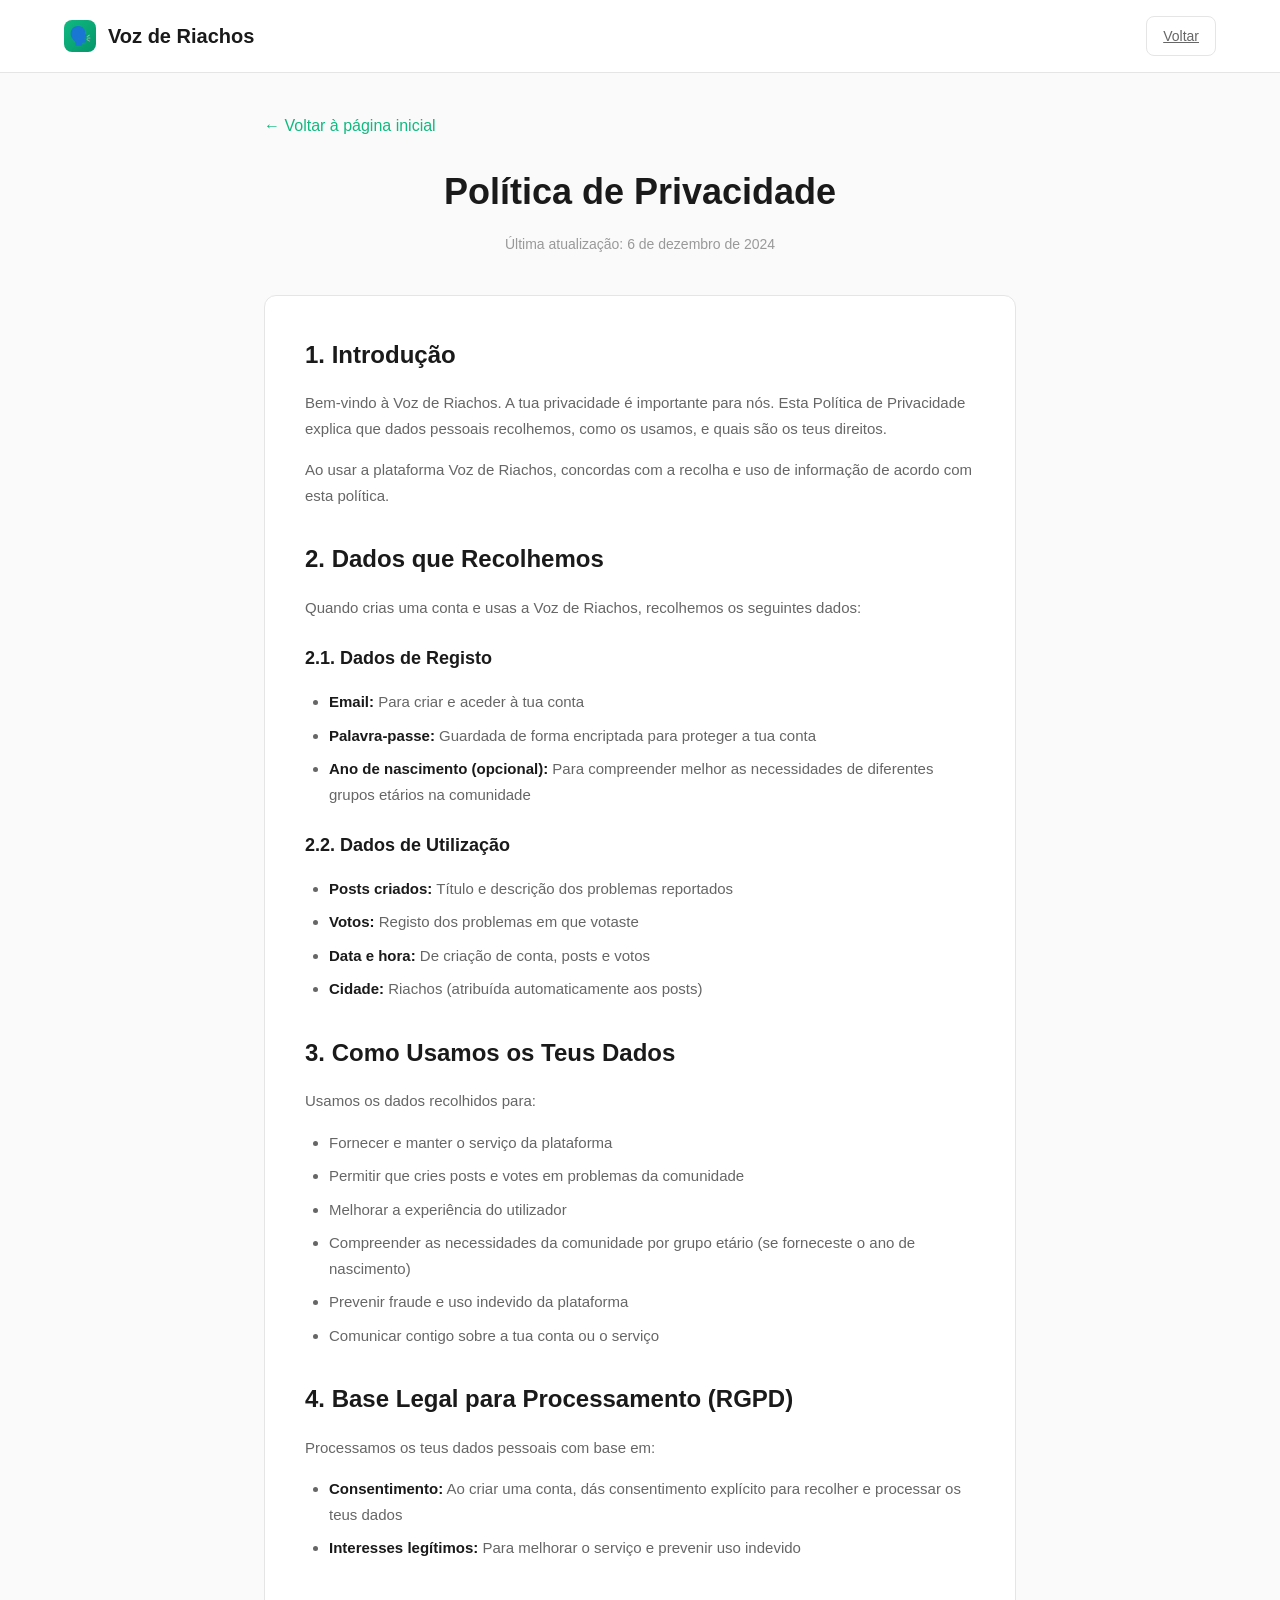
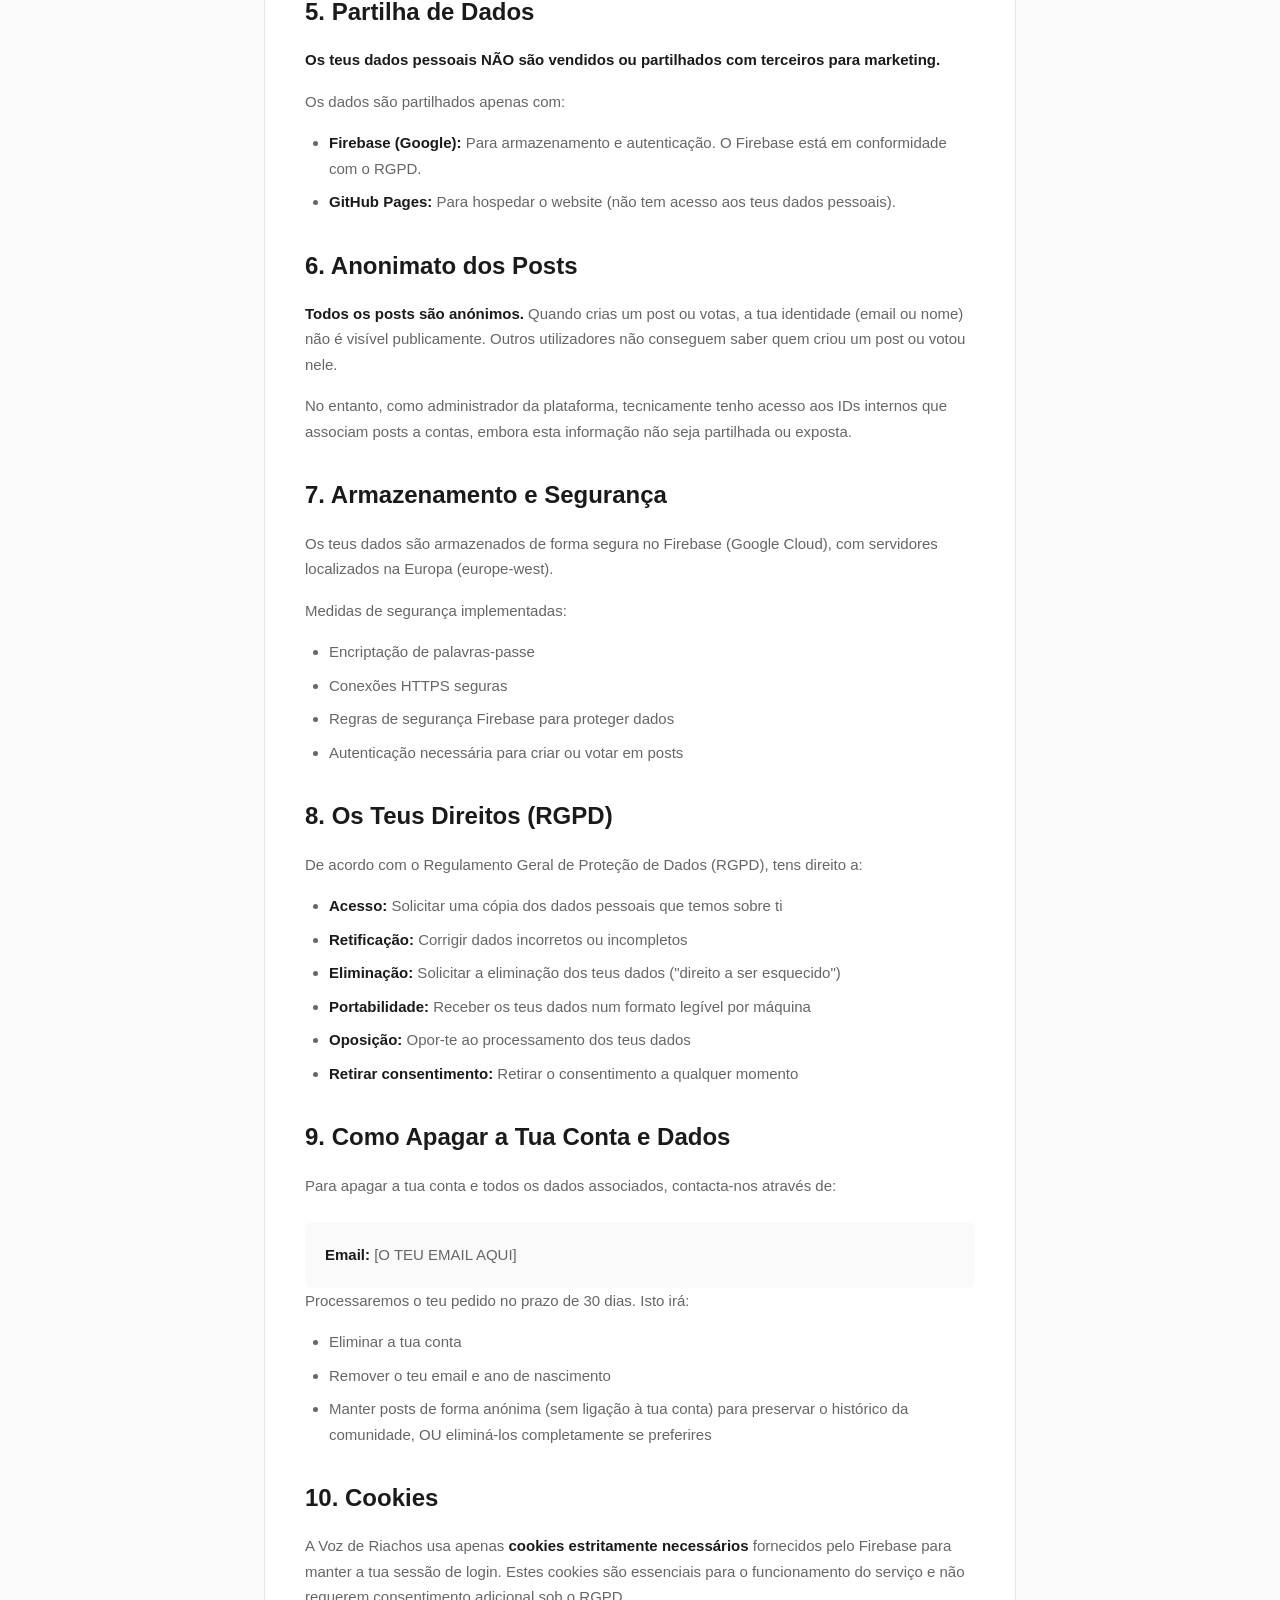
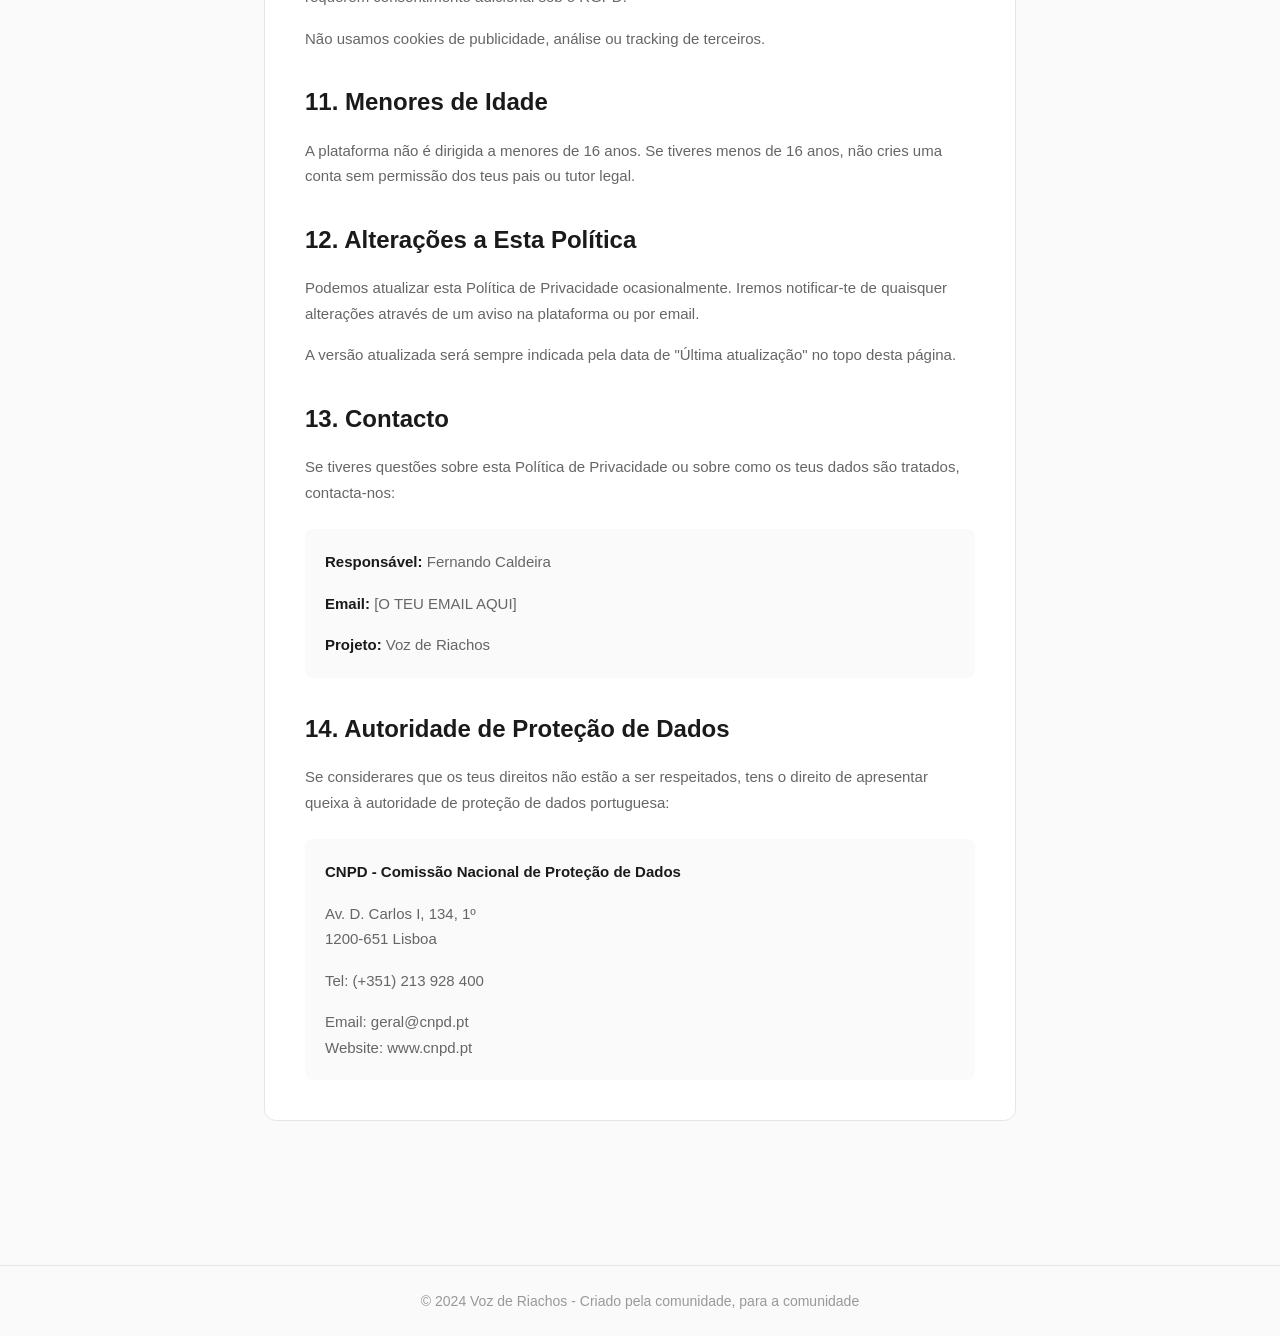
<file: privacidade.html>
<!DOCTYPE html>
<html lang="pt">
<head>
    <meta charset="UTF-8">
    <meta name="viewport" content="width=device-width, initial-scale=1.0">
    <title>Política de Privacidade - Voz de Riachos</title>
    <link rel="stylesheet" href="styles.css">
    <style>
        .privacy-container {
            max-width: 800px;
            margin: 0 auto;
            padding: 40px 24px 80px;
        }

        .privacy-header {
            text-align: center;
            margin-bottom: 40px;
        }

        .privacy-header h1 {
            font-size: 36px;
            font-weight: 700;
            margin-bottom: 12px;
            color: var(--text-primary);
        }

        .privacy-header .updated {
            font-size: 14px;
            color: var(--text-tertiary);
        }

        .privacy-content {
            background: var(--bg-primary);
            padding: 40px;
            border-radius: 12px;
            border: 1px solid var(--border-color);
        }

        .privacy-content h2 {
            font-size: 24px;
            font-weight: 600;
            margin-top: 32px;
            margin-bottom: 16px;
            color: var(--text-primary);
        }

        .privacy-content h2:first-child {
            margin-top: 0;
        }

        .privacy-content h3 {
            font-size: 18px;
            font-weight: 600;
            margin-top: 24px;
            margin-bottom: 12px;
            color: var(--text-primary);
        }

        .privacy-content p {
            font-size: 15px;
            line-height: 1.7;
            color: var(--text-secondary);
            margin-bottom: 16px;
        }

        .privacy-content ul {
            margin: 16px 0 16px 24px;
        }

        .privacy-content li {
            font-size: 15px;
            line-height: 1.7;
            color: var(--text-secondary);
            margin-bottom: 8px;
        }

        .privacy-content strong {
            color: var(--text-primary);
            font-weight: 600;
        }

        .contact-box {
            background: var(--bg-secondary);
            padding: 20px;
            border-radius: 8px;
            margin-top: 24px;
        }

        .back-link {
            display: inline-block;
            margin-bottom: 24px;
            color: var(--primary-color);
            text-decoration: none;
            font-weight: 500;
        }

        .back-link:hover {
            text-decoration: underline;
        }

        @media (max-width: 768px) {
            .privacy-header h1 {
                font-size: 28px;
            }

            .privacy-content {
                padding: 24px;
            }
        }
    </style>
</head>
<body>
    <!-- Header -->
    <header>
        <div class="header-container">
            <div class="logo">
                <div class="logo-icon">🗣️</div>
                <span>Voz de Riachos</span>
            </div>
            <div class="auth-buttons">
                <a href="index.html" class="btn btn-secondary">Voltar</a>
            </div>
        </div>
    </header>

    <!-- Privacy Policy Content -->
    <div class="privacy-container">
        <a href="index.html" class="back-link">← Voltar à página inicial</a>

        <div class="privacy-header">
            <h1>Política de Privacidade</h1>
            <p class="updated">Última atualização: 6 de dezembro de 2024</p>
        </div>

        <div class="privacy-content">
            <h2>1. Introdução</h2>
            <p>
                Bem-vindo à Voz de Riachos. A tua privacidade é importante para nós. Esta Política de Privacidade explica que dados pessoais recolhemos, como os usamos, e quais são os teus direitos.
            </p>
            <p>
                Ao usar a plataforma Voz de Riachos, concordas com a recolha e uso de informação de acordo com esta política.
            </p>

            <h2>2. Dados que Recolhemos</h2>
            <p>Quando crias uma conta e usas a Voz de Riachos, recolhemos os seguintes dados:</p>

            <h3>2.1. Dados de Registo</h3>
            <ul>
                <li><strong>Email:</strong> Para criar e aceder à tua conta</li>
                <li><strong>Palavra-passe:</strong> Guardada de forma encriptada para proteger a tua conta</li>
                <li><strong>Ano de nascimento (opcional):</strong> Para compreender melhor as necessidades de diferentes grupos etários na comunidade</li>
            </ul>

            <h3>2.2. Dados de Utilização</h3>
            <ul>
                <li><strong>Posts criados:</strong> Título e descrição dos problemas reportados</li>
                <li><strong>Votos:</strong> Registo dos problemas em que votaste</li>
                <li><strong>Data e hora:</strong> De criação de conta, posts e votos</li>
                <li><strong>Cidade:</strong> Riachos (atribuída automaticamente aos posts)</li>
            </ul>

            <h2>3. Como Usamos os Teus Dados</h2>
            <p>Usamos os dados recolhidos para:</p>
            <ul>
                <li>Fornecer e manter o serviço da plataforma</li>
                <li>Permitir que cries posts e votes em problemas da comunidade</li>
                <li>Melhorar a experiência do utilizador</li>
                <li>Compreender as necessidades da comunidade por grupo etário (se forneceste o ano de nascimento)</li>
                <li>Prevenir fraude e uso indevido da plataforma</li>
                <li>Comunicar contigo sobre a tua conta ou o serviço</li>
            </ul>

            <h2>4. Base Legal para Processamento (RGPD)</h2>
            <p>Processamos os teus dados pessoais com base em:</p>
            <ul>
                <li><strong>Consentimento:</strong> Ao criar uma conta, dás consentimento explícito para recolher e processar os teus dados</li>
                <li><strong>Interesses legítimos:</strong> Para melhorar o serviço e prevenir uso indevido</li>
            </ul>

            <h2>5. Partilha de Dados</h2>
            <p>
                <strong>Os teus dados pessoais NÃO são vendidos ou partilhados com terceiros para marketing.</strong>
            </p>
            <p>Os dados são partilhados apenas com:</p>
            <ul>
                <li><strong>Firebase (Google):</strong> Para armazenamento e autenticação. O Firebase está em conformidade com o RGPD.</li>
                <li><strong>GitHub Pages:</strong> Para hospedar o website (não tem acesso aos teus dados pessoais).</li>
            </ul>

            <h2>6. Anonimato dos Posts</h2>
            <p>
                <strong>Todos os posts são anónimos.</strong> Quando crias um post ou votas, a tua identidade (email ou nome) não é visível publicamente. Outros utilizadores não conseguem saber quem criou um post ou votou nele.
            </p>
            <p>
                No entanto, como administrador da plataforma, tecnicamente tenho acesso aos IDs internos que associam posts a contas, embora esta informação não seja partilhada ou exposta.
            </p>

            <h2>7. Armazenamento e Segurança</h2>
            <p>
                Os teus dados são armazenados de forma segura no Firebase (Google Cloud), com servidores localizados na Europa (europe-west).
            </p>
            <p>Medidas de segurança implementadas:</p>
            <ul>
                <li>Encriptação de palavras-passe</li>
                <li>Conexões HTTPS seguras</li>
                <li>Regras de segurança Firebase para proteger dados</li>
                <li>Autenticação necessária para criar ou votar em posts</li>
            </ul>

            <h2>8. Os Teus Direitos (RGPD)</h2>
            <p>De acordo com o Regulamento Geral de Proteção de Dados (RGPD), tens direito a:</p>
            <ul>
                <li><strong>Acesso:</strong> Solicitar uma cópia dos dados pessoais que temos sobre ti</li>
                <li><strong>Retificação:</strong> Corrigir dados incorretos ou incompletos</li>
                <li><strong>Eliminação:</strong> Solicitar a eliminação dos teus dados ("direito a ser esquecido")</li>
                <li><strong>Portabilidade:</strong> Receber os teus dados num formato legível por máquina</li>
                <li><strong>Oposição:</strong> Opor-te ao processamento dos teus dados</li>
                <li><strong>Retirar consentimento:</strong> Retirar o consentimento a qualquer momento</li>
            </ul>

            <h2>9. Como Apagar a Tua Conta e Dados</h2>
            <p>Para apagar a tua conta e todos os dados associados, contacta-nos através de:</p>
            <div class="contact-box">
                <p style="margin: 0;"><strong>Email:</strong> [O TEU EMAIL AQUI]</p>
            </div>
            <p>Processaremos o teu pedido no prazo de 30 dias. Isto irá:</p>
            <ul>
                <li>Eliminar a tua conta</li>
                <li>Remover o teu email e ano de nascimento</li>
                <li>Manter posts de forma anónima (sem ligação à tua conta) para preservar o histórico da comunidade, OU eliminá-los completamente se preferires</li>
            </ul>

            <h2>10. Cookies</h2>
            <p>
                A Voz de Riachos usa apenas <strong>cookies estritamente necessários</strong> fornecidos pelo Firebase para manter a tua sessão de login. Estes cookies são essenciais para o funcionamento do serviço e não requerem consentimento adicional sob o RGPD.
            </p>
            <p>
                Não usamos cookies de publicidade, análise ou tracking de terceiros.
            </p>

            <h2>11. Menores de Idade</h2>
            <p>
                A plataforma não é dirigida a menores de 16 anos. Se tiveres menos de 16 anos, não cries uma conta sem permissão dos teus pais ou tutor legal.
            </p>

            <h2>12. Alterações a Esta Política</h2>
            <p>
                Podemos atualizar esta Política de Privacidade ocasionalmente. Iremos notificar-te de quaisquer alterações através de um aviso na plataforma ou por email.
            </p>
            <p>
                A versão atualizada será sempre indicada pela data de "Última atualização" no topo desta página.
            </p>

            <h2>13. Contacto</h2>
            <p>
                Se tiveres questões sobre esta Política de Privacidade ou sobre como os teus dados são tratados, contacta-nos:
            </p>
            <div class="contact-box">
                <p><strong>Responsável:</strong> Fernando Caldeira</p>
                <p><strong>Email:</strong> [O TEU EMAIL AQUI]</p>
                <p style="margin: 0;"><strong>Projeto:</strong> Voz de Riachos</p>
            </div>

            <h2>14. Autoridade de Proteção de Dados</h2>
            <p>
                Se considerares que os teus direitos não estão a ser respeitados, tens o direito de apresentar queixa à autoridade de proteção de dados portuguesa:
            </p>
            <div class="contact-box">
                <p><strong>CNPD - Comissão Nacional de Proteção de Dados</strong></p>
                <p>Av. D. Carlos I, 134, 1º<br>1200-651 Lisboa</p>
                <p>Tel: (+351) 213 928 400</p>
                <p style="margin: 0;">Email: geral@cnpd.pt<br>Website: www.cnpd.pt</p>
            </div>
        </div>
    </div>

    <footer>
        <div class="container">
            <p>© 2024 Voz de Riachos - Criado pela comunidade, para a comunidade</p>
        </div>
    </footer>
</body>
</html>
</file>
<file: styles.css>
/* ===== CSS VARIABLES ===== */
/* Muda o --primary-color aqui para mudar a cor em todo o site */
:root {
    --primary-color: #10b981;
    --primary-hover: #059669;
    --primary-light: #f0fdf4;
    --text-primary: #1a1a1a;
    --text-secondary: #666;
    --text-tertiary: #999;
    --bg-primary: #ffffff;
    --bg-secondary: #fafafa;
    --border-color: #e5e5e5;
    --shadow: 0 1px 3px rgba(0, 0, 0, 0.1);
    --shadow-hover: 0 4px 12px rgba(0, 0, 0, 0.1);
}

/* ===== RESET ===== */
* {
    margin: 0;
    padding: 0;
    box-sizing: border-box;
}

body {
    font-family: -apple-system, BlinkMacSystemFont, 'Segoe UI', Roboto, 'Helvetica Neue', Arial, sans-serif;
    line-height: 1.6;
    color: var(--text-primary);
    background-color: var(--bg-secondary);
}

.container {
    max-width: 800px;
    margin: 0 auto;
    padding: 0 24px;
}

/* ===== HEADER ===== */
header {
    background: var(--bg-primary);
    border-bottom: 1px solid var(--border-color);
    padding: 16px 0;
    position: sticky;
    top: 0;
    z-index: 100;
}

.header-container {
    max-width: 1200px;
    margin: 0 auto;
    padding: 0 24px;
    display: flex;
    justify-content: space-between;
    align-items: center;
}

.logo {
    display: flex;
    align-items: center;
    gap: 12px;
    font-size: 20px;
    font-weight: 600;
    color: var(--text-primary);
}

.logo-icon {
    width: 32px;
    height: 32px;
    background: linear-gradient(135deg, var(--primary-color) 0%, var(--primary-hover) 100%);
    border-radius: 8px;
    display: flex;
    align-items: center;
    justify-content: center;
    color: white;
    font-size: 18px;
}

.auth-buttons {
    display: flex;
    gap: 8px;
}

/* Font Awesome icon sizing in share menu */
.share-icon i {
    font-size: 18px;
}

#shareBtn i {
    font-size: 16px;
}

/* ===== BUTTONS ===== */
.btn {
    padding: 8px 16px;
    border-radius: 8px;
    border: none;
    font-size: 14px;
    font-weight: 500;
    cursor: pointer;
    transition: all 0.2s;
}

.btn-secondary {
    background: transparent;
    color: var(--text-secondary);
    border: 1px solid var(--border-color);
}

.btn-secondary:hover {
    background: var(--bg-secondary);
}

.btn-primary {
    background: var(--primary-color);
    color: white;
    border: 1px solid var(--primary-color);
}

.btn-primary:hover {
    background: var(--primary-hover);
    border-color: var(--primary-hover);
}

.btn-large {
    padding: 14px 28px;
    font-size: 16px;
    border-radius: 10px;
}

/* ===== HERO SECTION ===== */
.hero {
    max-width: 800px;
    margin: 0 auto;
    padding: 48px 24px;
    text-align: center;
}

.hero h1 {
    font-size: 48px;
    font-weight: 700;
    margin-bottom: 16px;
    letter-spacing: -0.02em;
    color: var(--text-primary);
}

.hero p {
    font-size: 20px;
    color: var(--text-secondary);
    margin-bottom: 32px;
}

.hero-cta {
    display: flex;
    gap: 12px;
    justify-content: center;
    flex-wrap: wrap;
}

.hero-cta .btn-large,
.hero-cta .share-container {
    flex: 1;
    min-width: 200px;
    max-width: 280px;
}

.hero-cta .share-container button {
    width: 100%;
}

/* ===== STATS SECTION ===== */
.stats {
    max-width: 800px;
    margin: 0 auto;
    padding: 0 24px 48px;
    display: grid;
    grid-template-columns: repeat(auto-fit, minmax(250px, 1fr));
    gap: 24px;
}

.stat-card {
    background: var(--bg-primary);
    padding: 24px;
    border-radius: 12px;
    border: 1px solid var(--border-color);
    text-align: center;
    transition: all 0.2s;
}

.stat-card:hover {
    box-shadow: var(--shadow-hover);
}

.stat-number {
    font-size: 36px;
    font-weight: 700;
    color: var(--primary-color);
    margin-bottom: 8px;
}

.stat-label {
    font-size: 14px;
    color: var(--text-secondary);
}

/* ===== CREATE POST SECTION ===== */
.create-post-card {
    background: var(--bg-primary);
    border-radius: 12px;
    padding: 24px;
    margin-bottom: 24px;
    box-shadow: var(--shadow);
    border: 1px solid var(--border-color);
}

.create-post-card h2 {
    font-size: 18px;
    font-weight: 600;
    margin-bottom: 16px;
}

#createPostForm {
    display: flex;
    flex-direction: column;
    gap: 12px;
}

input[type="text"],
input[type="email"],
input[type="password"],
input[type="number"],
textarea {
    width: 100%;
    padding: 10px 12px;
    border: 1px solid var(--border-color);
    border-radius: 8px;
    font-size: 14px;
    font-family: inherit;
    transition: border-color 0.2s;
}

input:focus,
textarea:focus {
    outline: none;
    border-color: var(--primary-color);
}

textarea {
    resize: vertical;
    min-height: 100px;
}

/* ===== POSTS SECTION ===== */
.posts-section {
    margin-bottom: 48px;
}

.section-header {
    margin-bottom: 24px;
}

.section-header h2 {
    font-size: 24px;
    font-weight: 600;
}

/* ===== POST CARD ===== */
.post-card {
    background: var(--bg-primary);
    border: 1px solid var(--border-color);
    border-radius: 12px;
    padding: 20px;
    margin-bottom: 16px;
    display: flex;
    gap: 16px;
    transition: all 0.2s;
}

.post-card:hover {
    border-color: var(--primary-color);
    box-shadow: 0 4px 12px rgba(16, 185, 129, 0.1);
}

.vote-section {
    display: flex;
    flex-direction: column;
    align-items: center;
    gap: 8px;
    min-width: 48px;
}

.vote-btn {
    width: 40px;
    height: 40px;
    border-radius: 8px;
    border: 1px solid var(--border-color);
    background: var(--bg-primary);
    cursor: pointer;
    display: flex;
    align-items: center;
    justify-content: center;
    font-size: 20px;
    transition: all 0.2s;
}

.vote-btn:hover {
    background: var(--primary-light);
    border-color: var(--primary-color);
}

.vote-btn.voted {
    background: var(--primary-color);
    color: white;
    border-color: var(--primary-color);
}

.vote-btn:disabled {
    opacity: 0.5;
    cursor: not-allowed;
}

.vote-count {
    font-size: 18px;
    font-weight: 600;
    color: var(--text-primary);
}

.vote-label {
    font-size: 11px;
    color: var(--text-tertiary);
    text-transform: uppercase;
    letter-spacing: 0.5px;
    font-weight: 500;
}

.post-content {
    flex: 1;
}

.post-header {
    display: flex;
    justify-content: space-between;
    align-items: flex-start;
    margin-bottom: 8px;
}

.post-title {
    font-size: 18px;
    font-weight: 600;
    color: var(--text-primary);
}

.post-meta {
    font-size: 13px;
    color: var(--text-tertiary);
    display: flex;
    gap: 12px;
    margin-bottom: 8px;
}

.post-body {
    color: var(--text-secondary);
    font-size: 15px;
    line-height: 1.5;
    white-space: pre-wrap;
    word-wrap: break-word;
}

.delete-btn {
    background: none;
    border: none;
    color: var(--text-tertiary);
    cursor: pointer;
    font-size: 13px;
    padding: 4px 8px;
    transition: color 0.2s;
}

.delete-btn:hover {
    color: #ef4444;
}

/* ===== MODAL ===== */
.modal {
    display: none;
    position: fixed;
    z-index: 1000;
    left: 0;
    top: 0;
    width: 100%;
    height: 100%;
    background-color: rgba(0, 0, 0, 0.5);
}

.modal-content {
    background-color: var(--bg-primary);
    margin: 10% auto;
    padding: 32px;
    border-radius: 12px;
    max-width: 400px;
    box-shadow: 0 10px 25px rgba(0, 0, 0, 0.2);
}

.close {
    color: var(--text-tertiary);
    float: right;
    font-size: 28px;
    font-weight: bold;
    cursor: pointer;
    line-height: 1;
}

.close:hover {
    color: var(--text-primary);
}

#authForm {
    display: flex;
    flex-direction: column;
    gap: 12px;
    margin-top: 24px;
}

.auth-toggle {
    text-align: center;
    font-size: 14px;
    color: var(--text-secondary);
    margin-top: 16px;
    cursor: pointer;
}

.auth-toggle:hover {
    color: var(--primary-color);
}

/* ===== LOADING & EMPTY STATES ===== */
.loading,
.empty-state {
    text-align: center;
    padding: 48px 24px;
    color: var(--text-tertiary);
}

/* ===== FOOTER ===== */
footer {
    margin-top: 64px;
    padding: 24px 0;
    border-top: 1px solid var(--border-color);
    text-align: center;
}

footer p {
    color: var(--text-tertiary);
    font-size: 14px;
}

/* ===== RESPONSIVE ===== */
@media (max-width: 768px) {
    .hero h1 {
        font-size: 36px;
    }
    
    .hero p {
        font-size: 18px;
    }
    
    .stats {
        grid-template-columns: 1fr;
    }
    
    .post-card {
        padding: 16px;
    }
    
    .modal-content {
        margin: 20% 16px;
        padding: 24px;
    }
}

/* ===== SHARE BUTTON ===== */
.share-container {
    position: relative;
    display: inline-block;
}

.share-dropdown {
    display: none;
    position: absolute;
    top: 100%;
    left: 50%;
    transform: translateX(-50%);
    margin-top: 8px;
    background: var(--bg-primary);
    border: 1px solid var(--border-color);
    border-radius: 8px;
    box-shadow: 0 4px 12px rgba(0,0,0,0.15);
    min-width: 200px;
    z-index: 1000;
}

.share-dropdown.active {
    display: block;
}

.share-option {
    padding: 12px 16px;
    display: flex;
    align-items: center;
    gap: 12px;
    cursor: pointer;
    border-bottom: 1px solid var(--border-color);
    transition: background 0.2s;
}

.share-option:last-child {
    border-bottom: none;
}

.share-option:hover {
    background: var(--bg-secondary);
}

.share-icon {
    font-size: 20px;
}

.share-text {
    font-size: 14px;
    color: var(--text-primary);
    font-weight: 500;
}

/* Share Feedback Toast */
.share-feedback {
    position: fixed;
    bottom: 24px;
    right: 24px;
    background: var(--primary-color);
    color: white;
    padding: 12px 20px;
    border-radius: 8px;
    font-size: 14px;
    font-weight: 600;
    display: none;
    z-index: 2000;
    animation: slideIn 0.3s ease;
}

.share-feedback.show {
    display: block;
}

@keyframes slideIn {
    from {
        transform: translateY(100px);
        opacity: 0;
    }
    to {
        transform: translateY(0);
        opacity: 1;
    }
}

/* Mobile: hide dropdown on small screens (native share will be used) */
@media (max-width: 768px) {
    .share-dropdown {
        display: none !important;
    }
}

/* ===== TOAST NOTIFICATIONS ===== */
.toast-container {
    position: fixed;
    top: 80px;
    right: 20px;
    z-index: 9999;
    display: flex;
    flex-direction: column;
    gap: 12px;
    max-width: 400px;
}

.toast {
    background: white;
    padding: 16px 20px;
    border-radius: 10px;
    box-shadow: 0 4px 12px rgba(0, 0, 0, 0.15);
    display: flex;
    align-items: center;
    gap: 12px;
    min-width: 300px;
    animation: toastSlideIn 0.3s ease;
    border-left: 4px solid #ccc;
    position: relative;
}

.toast.success { border-left-color: #10b981; }
.toast.error { border-left-color: #ef4444; }
.toast.info { border-left-color: #3b82f6; }
.toast.warning { border-left-color: #f59e0b; }

.toast-icon {
    font-size: 24px;
    flex-shrink: 0;
}

.toast-content {
    flex: 1;
}

.toast-title {
    font-weight: 600;
    font-size: 14px;
    margin-bottom: 4px;
    color: #1a1a1a;
}

.toast-message {
    font-size: 13px;
    color: #666;
    line-height: 1.4;
}

.toast-close {
    background: none;
    border: none;
    color: #999;
    cursor: pointer;
    font-size: 20px;
    padding: 0;
    width: 24px;
    height: 24px;
    display: flex;
    align-items: center;
    justify-content: center;
    border-radius: 4px;
    transition: all 0.2s;
}

.toast-close:hover {
    background: #f0f0f0;
    color: #666;
}

.toast-progress {
    position: absolute;
    bottom: 0;
    left: 0;
    height: 3px;
    background: currentColor;
    opacity: 0.3;
    animation: toastProgress 3s linear;
}

.toast.success .toast-progress { color: #10b981; }
.toast.error .toast-progress { color: #ef4444; }
.toast.info .toast-progress { color: #3b82f6; }
.toast.warning .toast-progress { color: #f59e0b; }

@keyframes toastSlideIn {
    from { transform: translateX(400px); opacity: 0; }
    to { transform: translateX(0); opacity: 1; }
}

@keyframes toastSlideOut {
    from { transform: translateX(0); opacity: 1; }
    to { transform: translateX(400px); opacity: 0; }
}

@keyframes toastProgress {
    from { width: 100%; }
    to { width: 0%; }
}

.toast.removing {
    animation: toastSlideOut 0.3s ease;
}

@media (max-width: 768px) {
    .toast-container {
        left: 20px;
        right: 20px;
        top: auto;
        bottom: 20px;
    }
    .toast { min-width: auto; }
}
</file>
